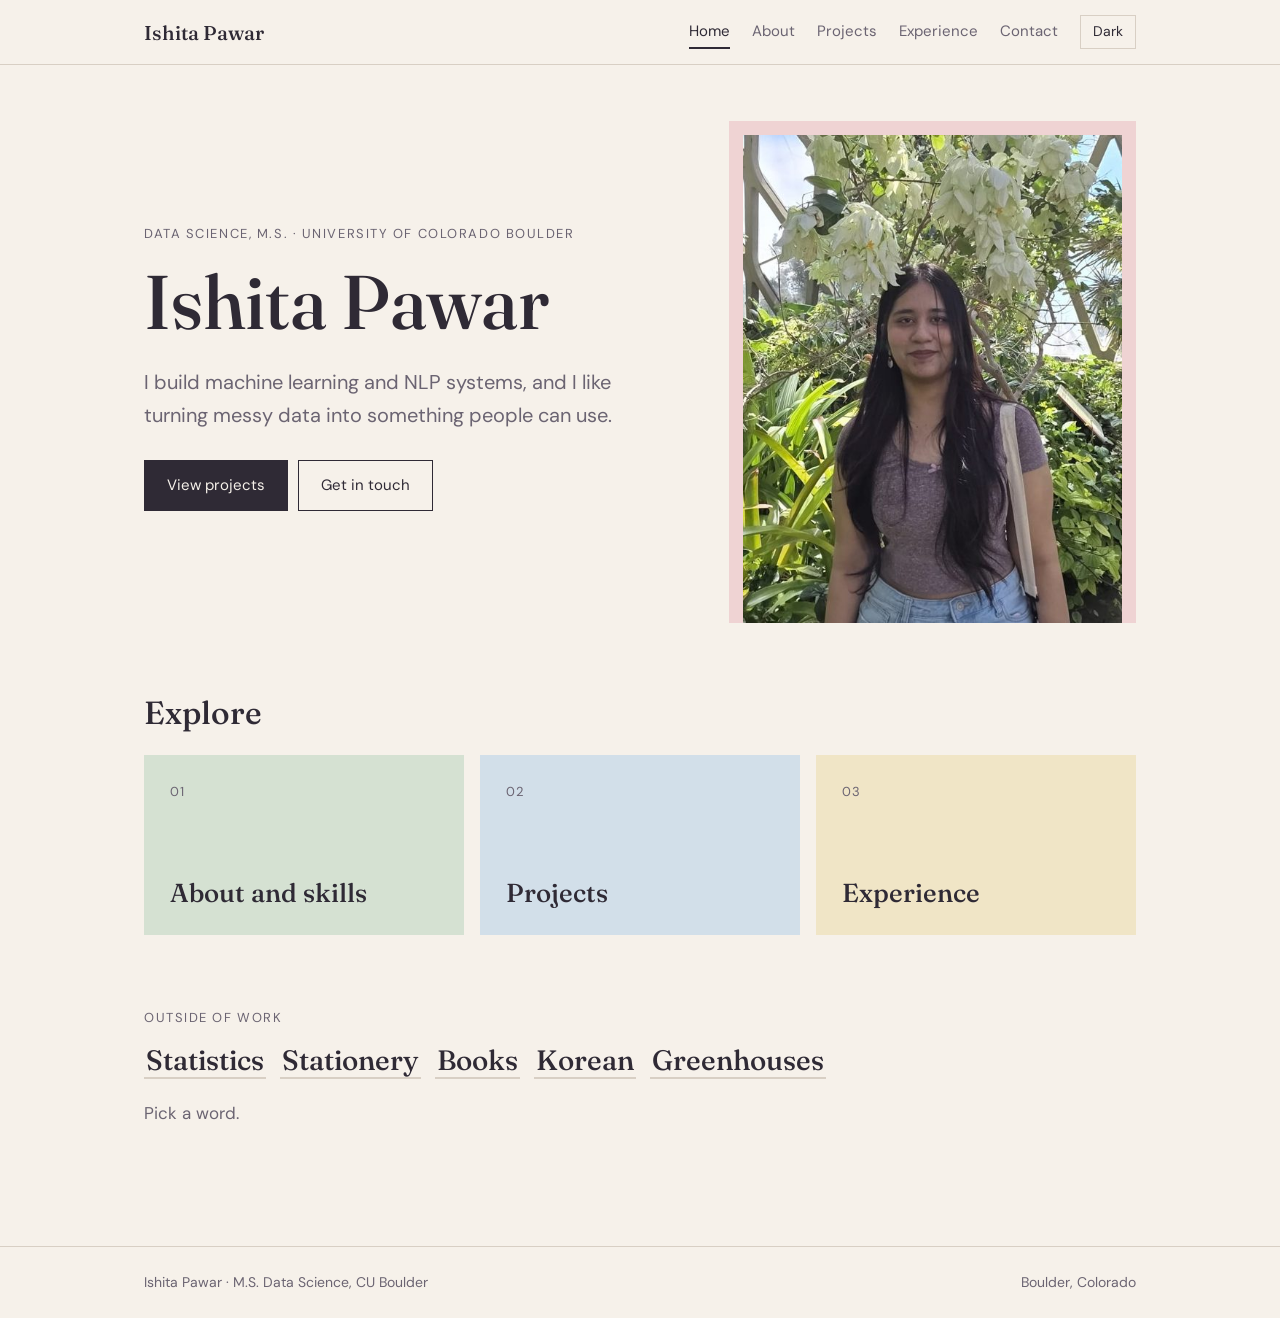
<file: index.html>
<!DOCTYPE html><html lang="en"><head><meta charset="utf-8"><meta name="viewport" content="width=device-width,initial-scale=1,viewport-fit=cover"><title>Home · Ishita Pawar</title><link href="https://fonts.googleapis.com/css2?family=DM+Sans:wght@400;500&family=Fraunces:opsz,wght@9..144,500&display=swap" rel="stylesheet"><link rel="stylesheet" href="style.css"></head><body data-page="index.html"><header id="hd"></header><main><div class="wrap"><div class="hero"><div><p class="label">Data Science, M.S. · University of Colorado Boulder</p><h1>Ishita Pawar</h1><p class="lead">I build machine learning and NLP systems, and I like turning messy data into something people can use.</p><a class="btn fill" href="projects.html">View projects</a><a class="btn" href="contact.html">Get in touch</a></div>
<div class="ph"><img src="photo.jpg" alt="Ishita Pawar standing in a greenhouse"></div></div>
<div class="sec"><h2>Explore</h2><div class="tiles">
<a class="tile" style="background:var(--sage)" href="about.html"><span>01</span><h3>About and skills</h3></a>
<a class="tile" style="background:var(--sky)" href="projects.html"><span>02</span><h3>Projects</h3></a>
<a class="tile" style="background:var(--butter)" href="experience.html"><span>03</span><h3>Experience</h3></a></div></div>
<div class="sec"><p class="label">Outside of work</p><div class="words"><button data-k="Statistics">Statistics</button><button data-k="Stationery">Stationery</button><button data-k="Books">Books</button><button data-k="Korean">Korean</button><button data-k="Greenhouses">Greenhouses</button></div><p id="note">Pick a word.</p></div>
</div></main><footer id="ft"></footer><script src="script.js"></script></body></html>
</file>
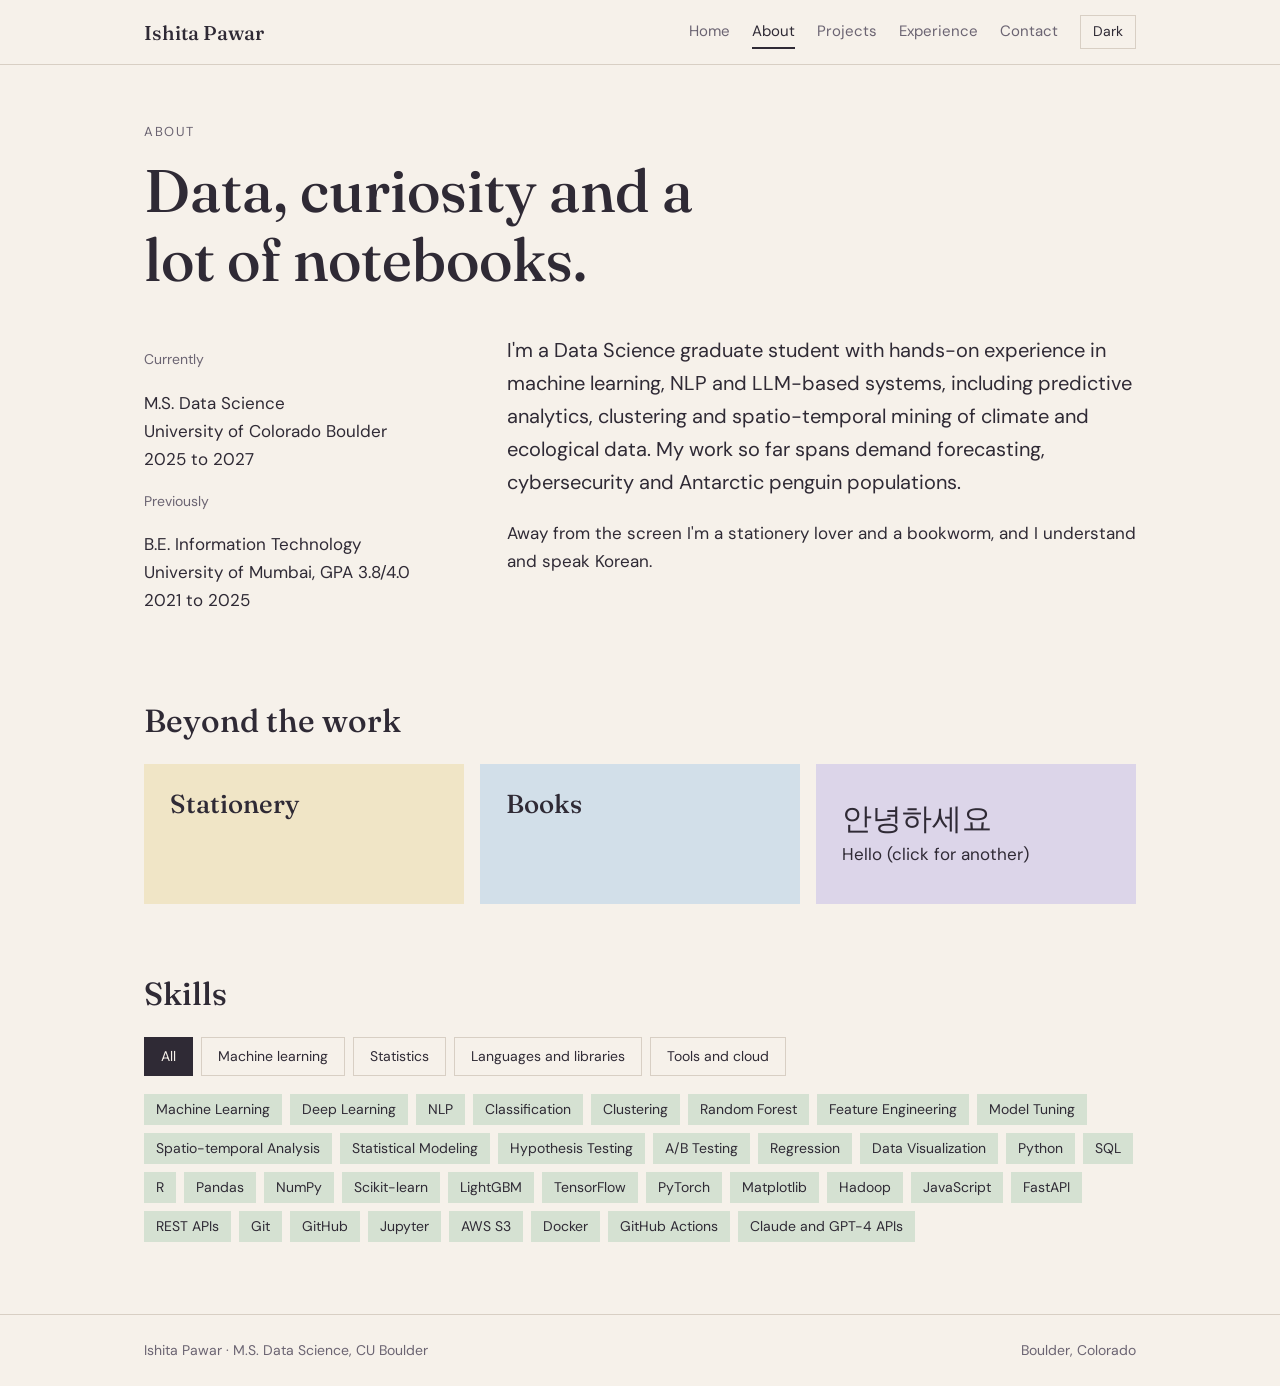
<file: about.html>
<!DOCTYPE html><html lang="en"><head><meta charset="utf-8"><meta name="viewport" content="width=device-width,initial-scale=1,viewport-fit=cover"><title>About · Ishita Pawar</title><link href="https://fonts.googleapis.com/css2?family=DM+Sans:wght@400;500&family=Fraunces:opsz,wght@9..144,500&display=swap" rel="stylesheet"><link rel="stylesheet" href="style.css"></head><body data-page="about.html"><header id="hd"></header><main><div class="wrap"><p class="label">About</p><h1 class="page-h">Data, curiosity and a lot of notebooks.</h1>
<div class="two"><div><p class="meta">Currently</p><p>M.S. Data Science<br>University of Colorado Boulder<br>2025 to 2027</p><p class="meta">Previously</p><p>B.E. Information Technology<br>University of Mumbai, GPA 3.8/4.0<br>2021 to 2025</p></div>
<div><p style="font-size:20px;margin-top:0">I'm a Data Science graduate student with hands-on experience in machine learning, NLP and LLM-based systems, including predictive analytics, clustering and spatio-temporal mining of climate and ecological data. My work so far spans demand forecasting, cybersecurity and Antarctic penguin populations.</p>
<p>Away from the screen I'm a stationery lover and a bookworm, and I understand and speak Korean.</p></div></div>
<div class="sec"><h2>Beyond the work</h2><div class="tiles"><div class="tile" style="background:var(--butter);min-height:140px"><h3>Stationery</h3></div><div class="tile" style="background:var(--sky);min-height:140px"><h3>Books</h3></div><button class="kr" id="kr"><b>안녕하세요</b><span>Hello (click for another)</span></button></div></div>
<div class="sec"><h2>Skills</h2><div class="tabs" id="tabs"></div><div class="tags" id="tags"></div></div>
</div></main><footer id="ft"></footer><script src="script.js"></script></body></html>
</file>
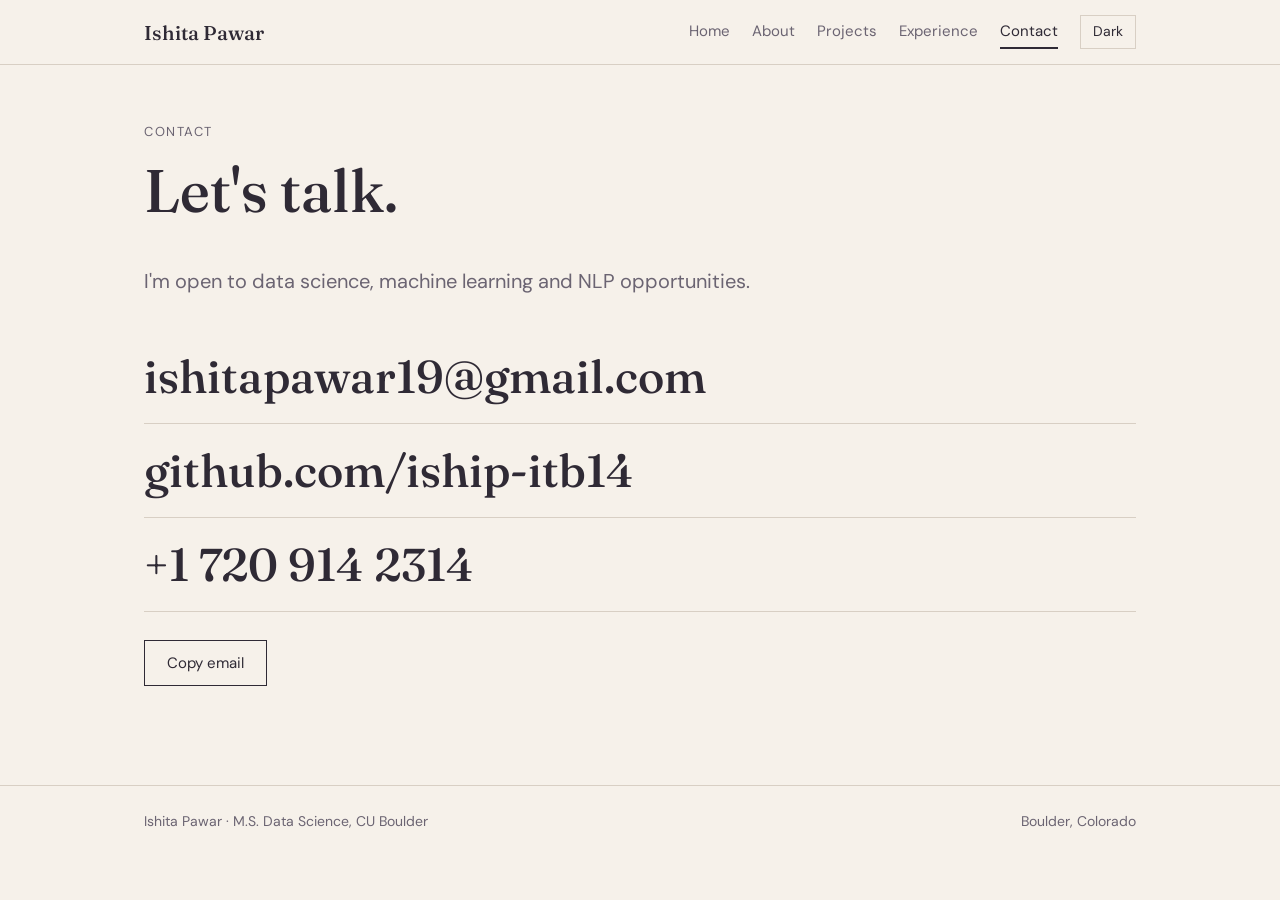
<file: contact.html>
<!DOCTYPE html><html lang="en"><head><meta charset="utf-8"><meta name="viewport" content="width=device-width,initial-scale=1,viewport-fit=cover"><title>Contact · Ishita Pawar</title><link href="https://fonts.googleapis.com/css2?family=DM+Sans:wght@400;500&family=Fraunces:opsz,wght@9..144,500&display=swap" rel="stylesheet"><link rel="stylesheet" href="style.css"></head><body data-page="contact.html"><header id="hd"></header><main><div class="wrap"><p class="label">Contact</p><h1 class="page-h">Let's talk.</h1><p style="font-size:20px;max-width:46ch;color:var(--mute)">I'm open to data science, machine learning and NLP opportunities.</p>
<div style="margin-top:32px"><a class="big" href="mailto:ishitapawar19@gmail.com">ishitapawar19@gmail.com</a><a class="big" href="https://github.com/iship-itb14" target="_blank" rel="noopener">github.com/iship-itb14</a><a class="big" href="tel:+17209142314">+1 720 914 2314</a></div>
<p style="margin-top:28px"><button class="btn" id="cp">Copy email</button></p>
</div></main><footer id="ft"></footer><script src="script.js"></script></body></html>
</file>
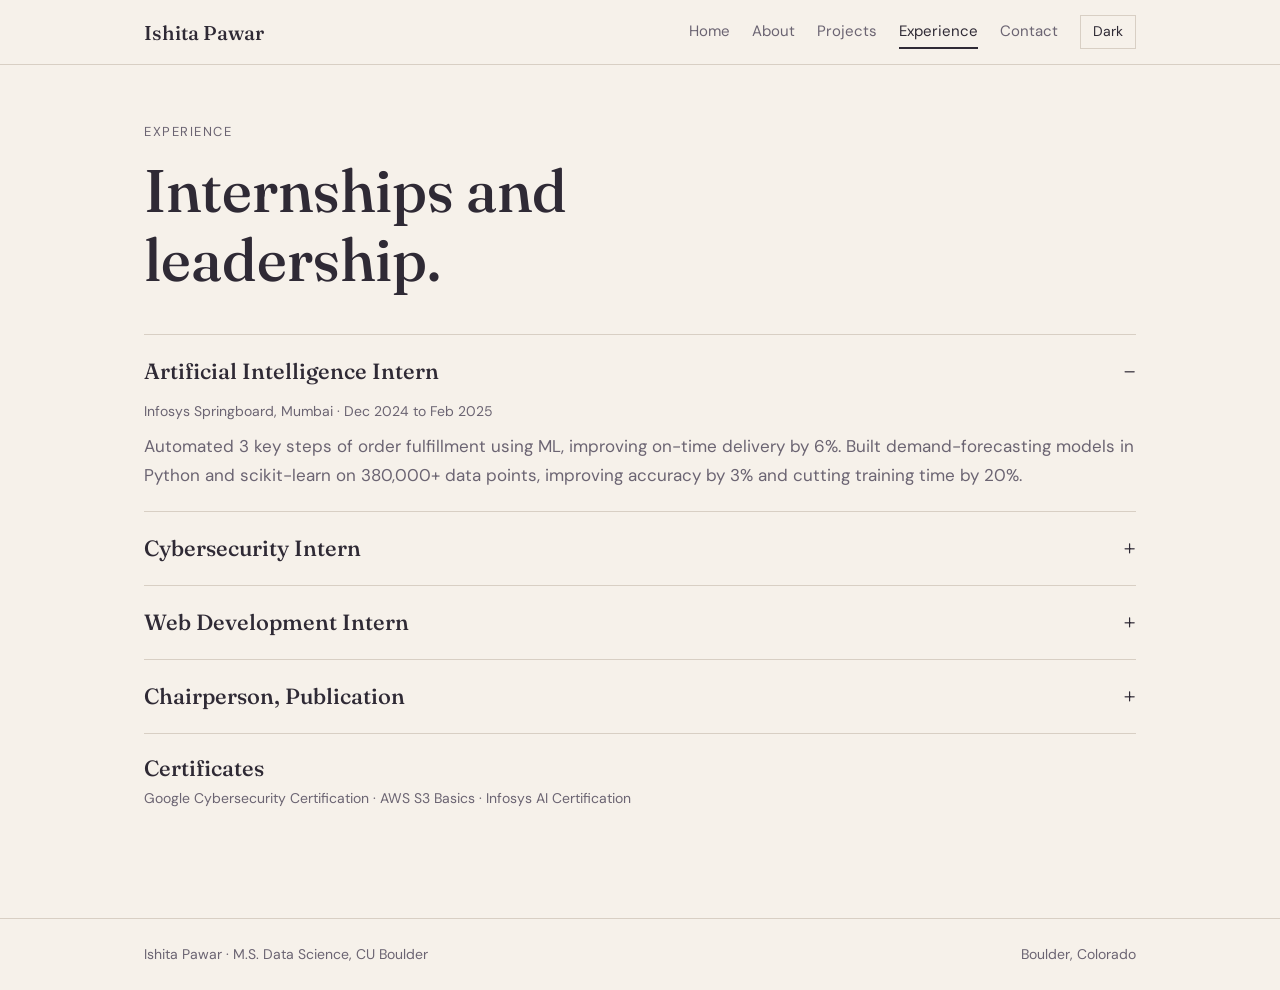
<file: experience.html>
<!DOCTYPE html><html lang="en"><head><meta charset="utf-8"><meta name="viewport" content="width=device-width,initial-scale=1,viewport-fit=cover"><title>Experience · Ishita Pawar</title><link href="https://fonts.googleapis.com/css2?family=DM+Sans:wght@400;500&family=Fraunces:opsz,wght@9..144,500&display=swap" rel="stylesheet"><link rel="stylesheet" href="style.css"></head><body data-page="experience.html"><header id="hd"></header><main><div class="wrap"><p class="label">Experience</p><h1 class="page-h">Internships and leadership.</h1>
<details class="row xp" open><summary><span>Artificial Intelligence Intern</span></summary><small>Infosys Springboard, Mumbai · Dec 2024 to Feb 2025</small><p>Automated 3 key steps of order fulfillment using ML, improving on-time delivery by 6%. Built demand-forecasting models in Python and scikit-learn on 380,000+ data points, improving accuracy by 3% and cutting training time by 20%.</p></details>
<details class="row xp"><summary><span>Cybersecurity Intern</span></summary><small>Vault Tec Security, Mumbai · Sep to Nov 2024</small><p>Conducted 5 penetration tests on internal web apps and recommended 10 code-level fixes, reducing potential attack vectors by about 15%.</p></details>
<details class="row xp"><summary><span>Web Development Intern</span></summary><small>Prodigy Infotech, Mumbai · Dec 2023 to Jan 2024</small><p>Built three responsive websites with HTML, CSS and JavaScript, fixed 15 QA-reported bugs and reduced page load times by 20%.</p></details>
<details class="row xp"><summary><span>Chairperson, Publication</span></summary><small>Rotaract Club of TCET, Mumbai · Jun 2022 to Jun 2023</small><p>Led content creation and distribution to 700+ members, refining articles and adding interactive elements that grew engagement by 40%.</p></details>
<div class="row"><h3 style="font-size:22px">Certificates</h3><p class="meta" style="margin-top:6px">Google Cybersecurity Certification · AWS S3 Basics · Infosys AI Certification</p></div>
</div></main><footer id="ft"></footer><script src="script.js"></script></body></html>
</file>
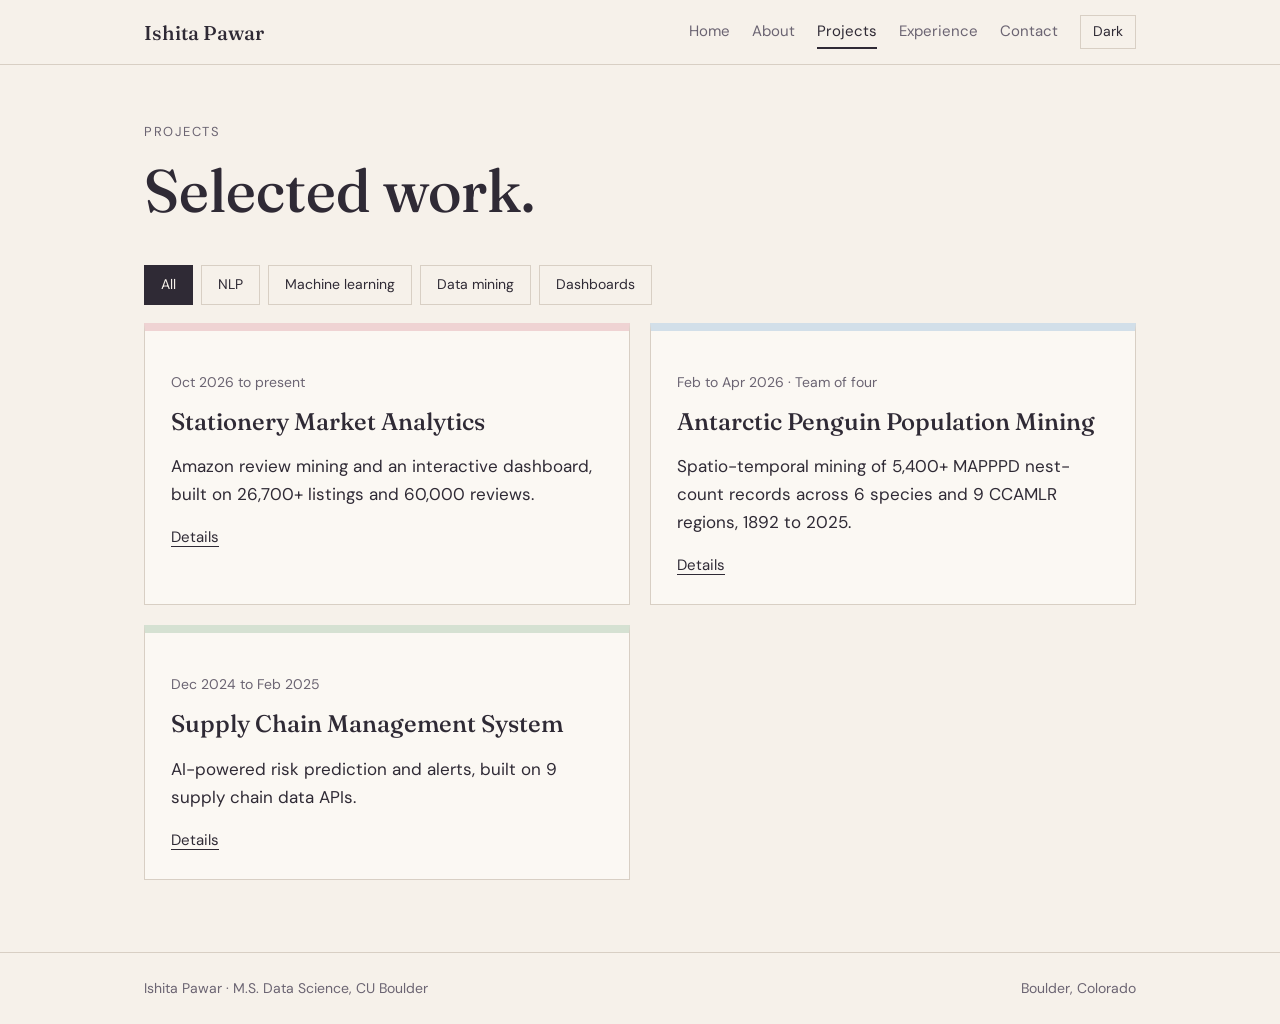
<file: projects.html>
<!DOCTYPE html><html lang="en"><head><meta charset="utf-8"><meta name="viewport" content="width=device-width,initial-scale=1,viewport-fit=cover"><title>Projects · Ishita Pawar</title><link href="https://fonts.googleapis.com/css2?family=DM+Sans:wght@400;500&family=Fraunces:opsz,wght@9..144,500&display=swap" rel="stylesheet"><link rel="stylesheet" href="style.css"></head><body data-page="projects.html"><header id="hd"></header><main><div class="wrap"><p class="label">Projects</p><h1 class="page-h">Selected work.</h1><div class="tabs" id="pf"></div>
<div class="grid">
<div class="card" style="--c:var(--rose)" data-t="NLP Machine learning Dashboards"><p class="meta">Oct 2026 to present</p><h3>Stationery Market Analytics</h3><p>Amazon review mining and an interactive dashboard, built on 26,700+ listings and 60,000 reviews.</p><details><summary>Details</summary><p>Classified 18 product types from titles. Price only weakly predicts rating (Spearman rho 0.10), and doubling pack size cuts price per item by 37 to 52%. TF-IDF logistic regression and aspect extraction surfaced top complaints by product type, and a gradient boosting model (5-fold CV AUC 0.77) flags listings rated under 4.2 stars. Shown in a five-page dashboard built with Python, scikit-learn and Chart.js.</p></details></div>
<div class="card" style="--c:var(--sky)" data-t="Machine learning Data mining"><p class="meta">Feb to Apr 2026 · Team of four</p><h3>Antarctic Penguin Population Mining</h3><p>Spatio-temporal mining of 5,400+ MAPPPD nest-count records across 6 species and 9 CCAMLR regions, 1892 to 2025.</p><details><summary>Details</summary><p>Engineered colony-level trend labels from regression slopes and trained a class-balanced Random Forest (GridSearchCV) that predicts growing, stable or declining colonies at 81% accuracy. K-Means clustering (silhouette 0.83) separated Ross Sea mega-colonies from Peninsula colonies and surfaced a post-2000 Adelie decline. Findings are presented on a public project website.</p></details></div>
<div class="card" style="--c:var(--sage)" data-t="Machine learning"><p class="meta">Dec 2024 to Feb 2025</p><h3>Supply Chain Management System</h3><p>AI-powered risk prediction and alerts, built on 9 supply chain data APIs.</p><details><summary>Details</summary><p>Integrated Event Registry, UN Comtrade, World Bank LPI, IMF and Freightos data in Python, and researched GPT-4 for demand forecasting. Built a LightGBM risk model tuned with GridSearchCV, plus a low-stock alert system that sends Slack notifications through webhooks.</p></details></div></div>
</div></main><footer id="ft"></footer><script src="script.js"></script></body></html>
</file>
<file: style.css>
:root{--bg:#f6f1ea;--ink:#2f2a35;--mute:#6b6472;--line:#d8cfc4;--rose:#efd3d3;--sage:#d5e1d2;--sky:#d2dfe9;--butter:#f0e5c6;--lav:#dcd5e9;--card:#fbf8f3}
:root[data-theme=dark]{--bg:#1e1c23;--ink:#efe9f2;--mute:#a79fb0;--line:#3a3642;--rose:#4a3438;--sage:#33423a;--sky:#31404d;--butter:#4a4430;--lav:#3f3a52;--card:#26232c}
@media(prefers-color-scheme:dark){:root:not([data-theme=light]){--bg:#1e1c23;--ink:#efe9f2;--mute:#a79fb0;--line:#3a3642;--rose:#4a3438;--sage:#33423a;--sky:#31404d;--butter:#4a4430;--lav:#3f3a52;--card:#26232c}}
*{box-sizing:border-box}
html{padding-top:env(safe-area-inset-top,0px)}
body{margin:0;background:var(--bg);color:var(--ink);font:17px/1.65 "DM Sans",system-ui,sans-serif;animation:in .45s ease}
@keyframes in{from{opacity:0;transform:translateY(8px)}}
h1,h2,h3{font-family:Fraunces,Georgia,serif;font-weight:500;line-height:1.15;margin:0}
a{color:inherit}
.wrap{max-width:1040px;margin:0 auto;padding:0 24px}
header{border-bottom:1px solid var(--line)}
header .wrap{display:flex;justify-content:space-between;align-items:center;height:64px;gap:16px}
.logo{font:500 20px Fraunces,Georgia,serif;text-decoration:none}
nav{display:flex;gap:22px;align-items:center;flex-wrap:wrap}
nav a{text-decoration:none;font-size:15px;color:var(--mute);padding:4px 0;border-bottom:2px solid transparent;transition:.2s}
nav a:hover,nav a.on{color:var(--ink);border-color:var(--ink)}
.tg{font:inherit;font-size:14px;background:none;border:1px solid var(--line);color:var(--ink);padding:4px 12px;cursor:pointer}
.tg:hover{background:var(--lav)}
main{padding:56px 0 72px}
.label{font-size:13px;letter-spacing:.12em;text-transform:uppercase;color:var(--mute);margin:0 0 14px}
.hero{display:grid;grid-template-columns:1.3fr 1fr;gap:56px;align-items:center}
.hero h1{font-size:clamp(44px,7vw,76px)}
.hero p.lead{font-size:20px;color:var(--mute);max-width:34ch;margin:20px 0 28px}
.btn{display:inline-block;padding:12px 22px;border:1px solid var(--ink);text-decoration:none;font-size:15px;margin:0 10px 10px 0;background:none;color:var(--ink);cursor:pointer;font-family:inherit;transition:.2s}
.btn.fill{background:var(--ink);color:var(--bg)}
.btn:hover{background:var(--rose);color:var(--ink)}
.ph{background:var(--rose);padding:14px 14px 0;transition:background .3s}
.ph:hover{background:var(--sage)}
.ph img{width:100%;display:block}
.sec{margin-top:72px}
.sec>h2{font-size:32px;margin-bottom:24px}
.tiles{display:grid;grid-template-columns:repeat(3,1fr);gap:16px}
.tile{padding:26px;text-decoration:none;min-height:180px;display:flex;flex-direction:column;justify-content:space-between;transition:transform .25s}
.tile:hover{transform:translateY(-6px)}
.tile span{font-size:13px;letter-spacing:.1em;color:var(--mute)}
.tile h3{font-size:26px}
.words button{font:500 28px Fraunces,Georgia,serif;background:none;border:0;border-bottom:2px solid var(--line);color:var(--ink);cursor:pointer;padding:0 2px;margin:0 14px 10px 0}
.words button:hover,.words button.on{border-color:var(--ink);background:var(--butter)}
#note{color:var(--mute);min-height:3.4em;max-width:56ch;margin-top:10px}
.two{display:grid;grid-template-columns:1fr 2fr;gap:48px}
.page-h{font-size:clamp(38px,6vw,60px);margin-bottom:40px;max-width:16ch}
.row{border-top:1px solid var(--line);padding:22px 0}
.row small,.meta{color:var(--mute);font-size:14px}
.tabs{display:flex;flex-wrap:wrap;gap:8px;margin-bottom:18px}
.tab{font:inherit;font-size:14px;padding:7px 16px;background:none;border:1px solid var(--line);color:var(--ink);cursor:pointer}
.tab.on{background:var(--ink);color:var(--bg);border-color:var(--ink)}
.tab:hover:not(.on){background:var(--sky)}
.tags{display:flex;flex-wrap:wrap;gap:8px}
.tag{font-size:14px;padding:4px 12px;background:var(--sage);transition:opacity .25s}
.tag.dim{opacity:.2}
.grid{display:grid;grid-template-columns:repeat(2,1fr);gap:20px}
.card{background:var(--card);border:1px solid var(--line);padding:26px;border-top:8px solid var(--c);transition:transform .25s}
.card:hover{transform:translateY(-4px)}
.card.hide{display:none}
.card h3{font-size:24px;margin:6px 0 10px}
details summary{cursor:pointer;list-style:none;font-size:15px;text-decoration:underline;text-underline-offset:4px;margin-top:12px}
details summary::-webkit-details-marker{display:none}
details[open] summary{margin-bottom:10px}
details p{margin:0;color:var(--mute)}
.xp summary{display:flex;justify-content:space-between;gap:16px;text-decoration:none;font:500 22px Fraunces,Georgia,serif;margin:0}
.xp summary::after{content:"+";font-size:24px}
.xp[open] summary::after{content:"\2212"}
.xp p{margin-top:8px}
.kr{background:var(--lav);padding:22px 26px;cursor:pointer;border:0;width:100%;text-align:left;font:inherit;color:var(--ink);transition:background .3s}
.kr:hover{background:var(--rose)}
.kr b{font:500 30px Fraunces,Georgia,serif;display:block}
.big{font:500 clamp(26px,4.5vw,46px) Fraunces,Georgia,serif;display:block;text-decoration:none;border-bottom:1px solid var(--line);padding:18px 0;transition:padding .25s,background .25s}
.big:hover{padding-left:18px;background:var(--butter)}
footer{border-top:1px solid var(--line);padding:24px 0;color:var(--mute);font-size:14px}
footer .wrap{display:flex;justify-content:space-between;flex-wrap:wrap;gap:8px}
@media(max-width:780px){.hero,.two,.tiles,.grid{grid-template-columns:1fr}.hero .ph{order:-1;max-width:320px}nav{gap:14px}}
</file>
